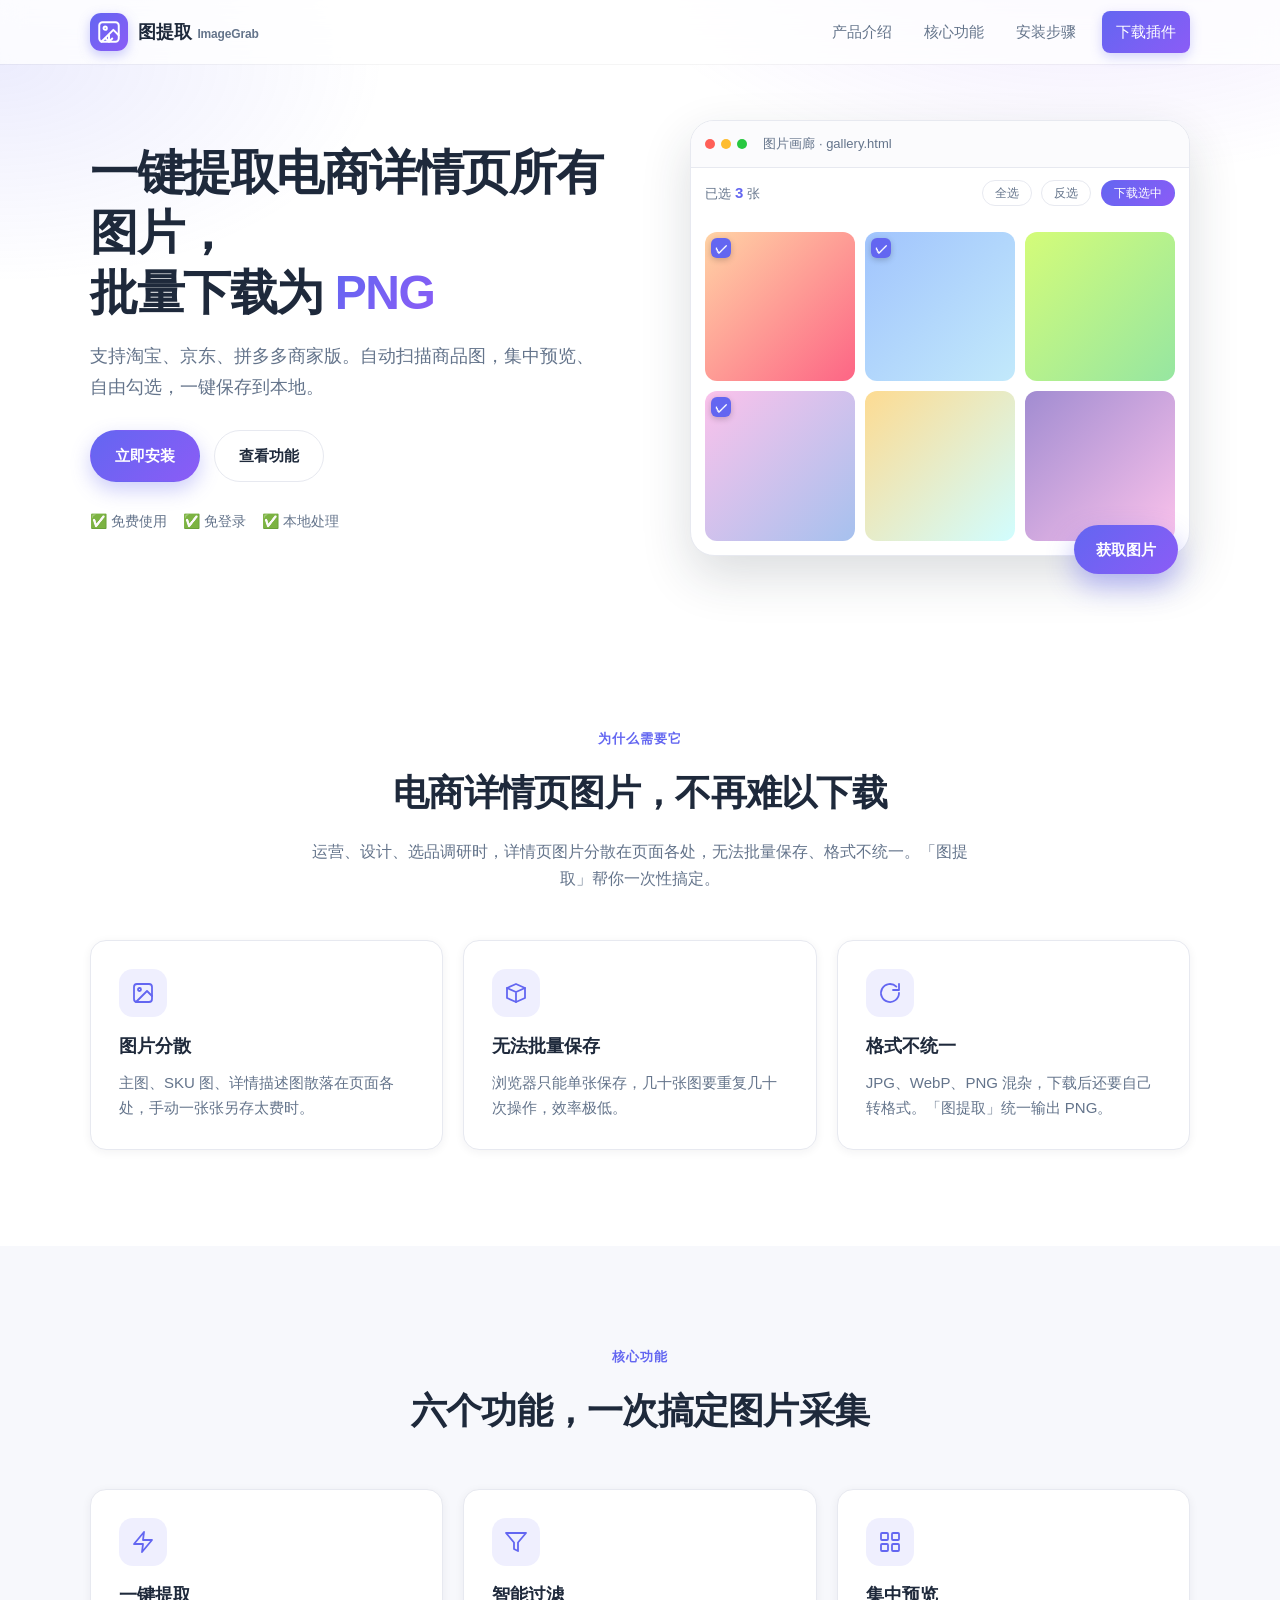
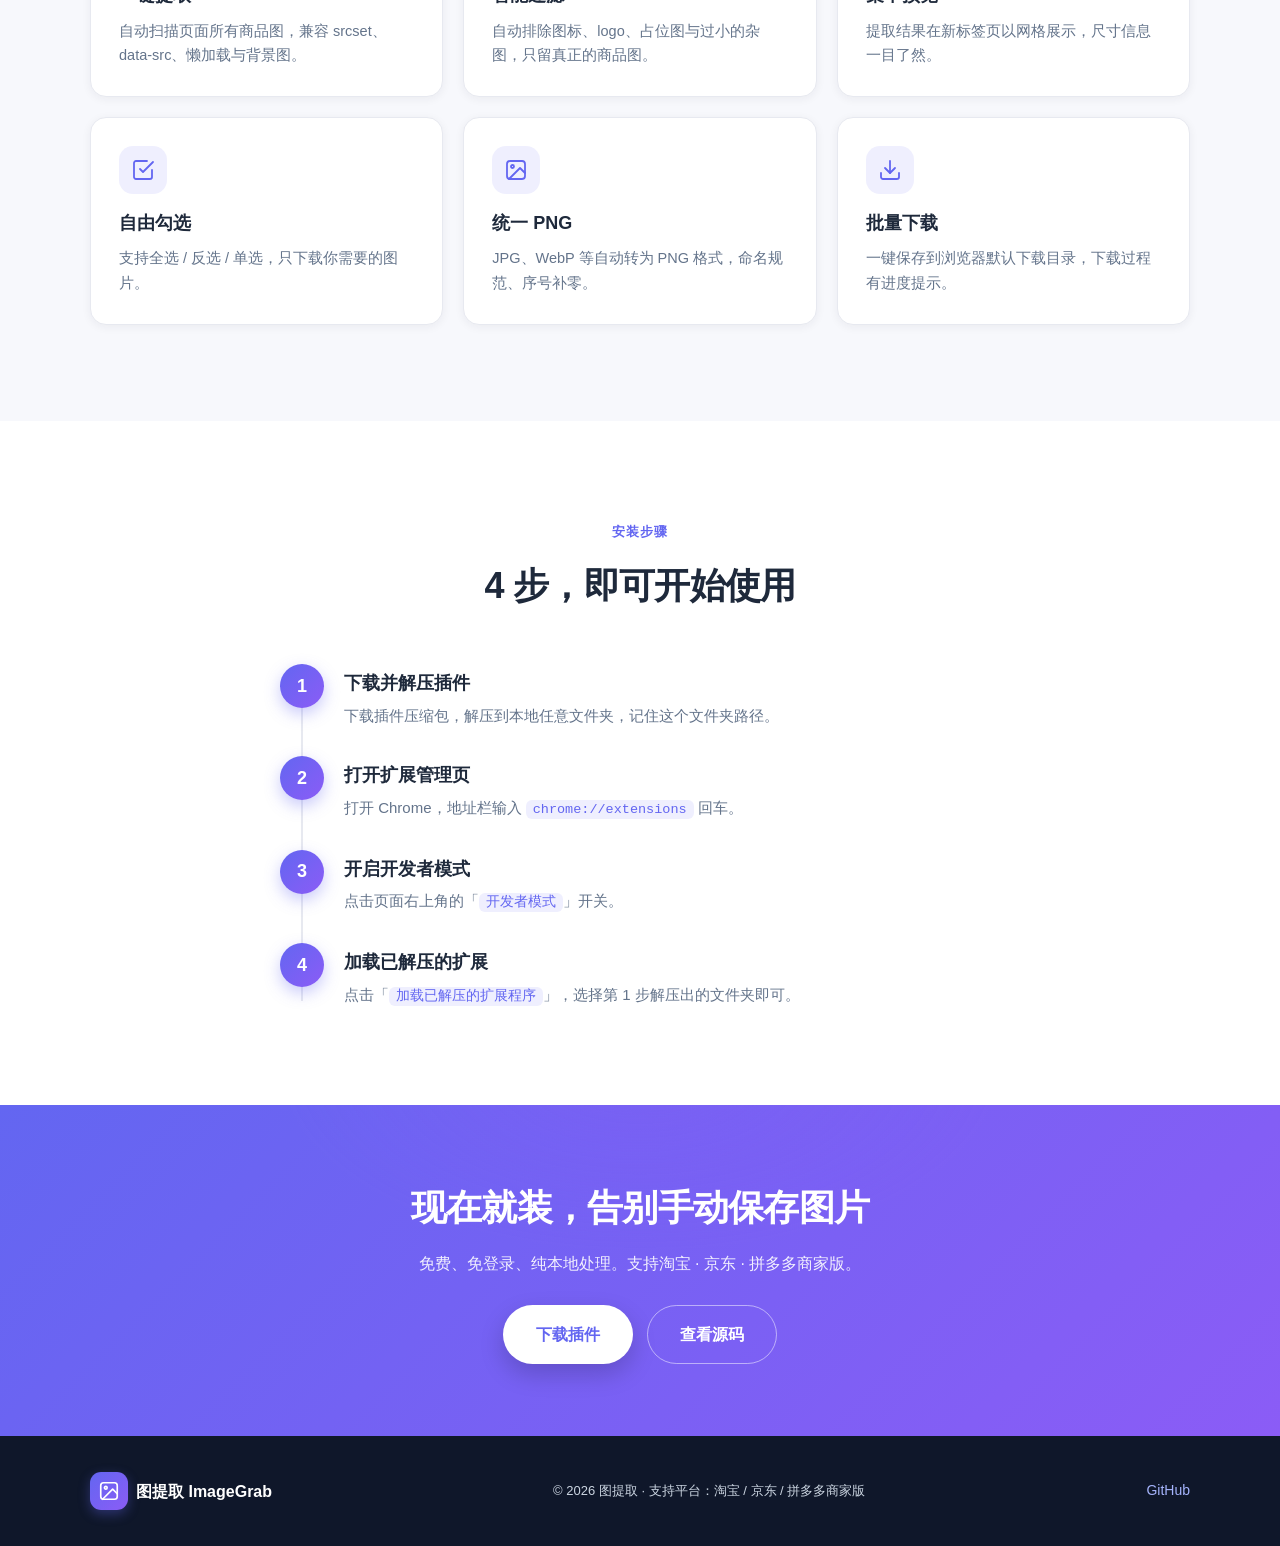
<file: docs/index.html>
<!DOCTYPE html>
<html lang="zh-CN">
<head>
  <meta charset="UTF-8">
  <meta name="viewport" content="width=device-width, initial-scale=1.0">
  <meta name="description" content="图提取 ImageGrab —— 一键提取淘宝、京东、拼多多商家版详情页所有商品图片，批量下载为 PNG 的 Chrome 浏览器插件。">
  <title>图提取 ImageGrab · 电商图片提取下载插件</title>
  <!-- 提前标记 JS 可用，避免在无 JS 环境下内容被隐藏 -->
  <script>document.documentElement.classList.add('js');</script>
  <link rel="stylesheet" href="css/style.css">
</head>
<body>

  <!-- ===================== 顶部导航栏 ===================== -->
  <header class="navbar" id="navbar">
    <div class="container navbar-inner">
      <!-- Logo -->
      <a href="#top" class="brand" aria-label="图提取 首页">
        <span class="brand-logo" aria-hidden="true">
          <!-- 内联 SVG：图片 + 下载箭头 -->
          <svg viewBox="0 0 24 24" width="26" height="26" fill="none" stroke="currentColor" stroke-width="1.8" stroke-linecap="round" stroke-linejoin="round">
            <rect x="3" y="3" width="18" height="18" rx="3"></rect>
            <circle cx="8.5" cy="8.5" r="1.5"></circle>
            <path d="M21 15l-5-5L5 21"></path>
            <path d="M12 15v6M9 18l3 3 3-3"></path>
          </svg>
        </span>
        <span class="brand-text">图提取<em>ImageGrab</em></span>
      </a>

      <!-- 桌面端锚点导航 -->
      <nav class="nav" id="nav" aria-label="主导航">
        <a href="#intro" class="nav-link">产品介绍</a>
        <a href="#features" class="nav-link">核心功能</a>
        <a href="#install" class="nav-link">安装步骤</a>
        <a href="#download" class="nav-link nav-cta">下载插件</a>
      </nav>

      <!-- 移动端汉堡按钮 -->
      <button class="hamburger" id="hamburger" aria-label="打开菜单" aria-expanded="false" aria-controls="nav">
        <span></span><span></span><span></span>
      </button>
    </div>
  </header>

  <main id="top">

    <!-- ===================== Hero 首屏 ===================== -->
    <section class="hero">
      <div class="container hero-inner">
        <div class="hero-text reveal">
          <h1>一键提取电商详情页所有图片，<br>批量下载为 <span class="grad">PNG</span></h1>
          <p class="hero-sub">支持淘宝、京东、拼多多商家版。自动扫描商品图，集中预览、自由勾选，一键保存到本地。</p>
          <div class="hero-actions">
            <a href="#install" class="btn btn-primary">立即安装</a>
            <a href="#features" class="btn btn-ghost">查看功能</a>
          </div>
          <ul class="hero-meta">
            <li>✅ 免费使用</li>
            <li>✅ 免登录</li>
            <li>✅ 本地处理</li>
          </ul>
        </div>

        <!-- 插件界面示意图（纯 CSS / SVG 模拟） -->
        <div class="hero-visual reveal" aria-hidden="true">
          <div class="mockup">
            <div class="mockup-titlebar">
              <span class="dot dot-r"></span>
              <span class="dot dot-y"></span>
              <span class="dot dot-g"></span>
              <span class="mockup-title">图片画廊 · gallery.html</span>
            </div>
            <div class="mockup-toolbar">
              <span class="mockup-count">已选 <b>3</b> 张</span>
              <span class="mockup-btns">
                <span class="chips">全选</span>
                <span class="chips">反选</span>
                <span class="chips chips-primary">下载选中</span>
              </span>
            </div>
            <div class="mockup-grid">
              <div class="thumb thumb-a"><span class="tick">✓</span></div>
              <div class="thumb thumb-b"><span class="tick">✓</span></div>
              <div class="thumb thumb-c"></div>
              <div class="thumb thumb-d"><span class="tick">✓</span></div>
              <div class="thumb thumb-e"></div>
              <div class="thumb thumb-f"></div>
            </div>
          </div>
          <div class="mockup-fab">获取图片</div>
        </div>
      </div>
    </section>

    <!-- ===================== 产品介绍 ===================== -->
    <section class="section" id="intro">
      <div class="container">
        <div class="section-head reveal">
          <span class="eyebrow">为什么需要它</span>
          <h2>电商详情页图片，不再难以下载</h2>
          <p class="section-lead">运营、设计、选品调研时，详情页图片分散在页面各处，无法批量保存、格式不统一。「图提取」帮你一次性搞定。</p>
        </div>

        <div class="intro-grid">
          <!-- 痛点 1 -->
          <article class="intro-card reveal">
            <span class="icon" aria-hidden="true">
              <svg viewBox="0 0 24 24" fill="none" stroke="currentColor" stroke-width="1.8" stroke-linecap="round" stroke-linejoin="round">
                <rect x="3" y="3" width="18" height="18" rx="3"></rect>
                <circle cx="8.5" cy="8.5" r="1.5"></circle>
                <path d="M21 15l-5-5L5 21"></path>
              </svg>
            </span>
            <h3>图片分散</h3>
            <p>主图、SKU 图、详情描述图散落在页面各处，手动一张张另存太费时。</p>
          </article>
          <!-- 痛点 2 -->
          <article class="intro-card reveal">
            <span class="icon" aria-hidden="true">
              <svg viewBox="0 0 24 24" fill="none" stroke="currentColor" stroke-width="1.8" stroke-linecap="round" stroke-linejoin="round">
                <path d="M3 7l9-4 9 4v10l-9 4-9-4z"></path>
                <path d="M3 7l9 4 9-4M12 11v10"></path>
              </svg>
            </span>
            <h3>无法批量保存</h3>
            <p>浏览器只能单张保存，几十张图要重复几十次操作，效率极低。</p>
          </article>
          <!-- 痛点 3 -->
          <article class="intro-card reveal">
            <span class="icon" aria-hidden="true">
              <svg viewBox="0 0 24 24" fill="none" stroke="currentColor" stroke-width="1.8" stroke-linecap="round" stroke-linejoin="round">
                <path d="M21 12a9 9 0 1 1-2.64-6.36"></path>
                <path d="M21 3v6h-6"></path>
              </svg>
            </span>
            <h3>格式不统一</h3>
            <p>JPG、WebP、PNG 混杂，下载后还要自己转格式。「图提取」统一输出 PNG。</p>
          </article>
        </div>
      </div>
    </section>

    <!-- ===================== 核心功能 ===================== -->
    <section class="section section-alt" id="features">
      <div class="container">
        <div class="section-head reveal">
          <span class="eyebrow">核心功能</span>
          <h2>六个功能，一次搞定图片采集</h2>
        </div>

        <div class="feature-grid">
          <!-- 功能 1 -->
          <article class="feature-card reveal">
            <span class="icon" aria-hidden="true">
              <svg viewBox="0 0 24 24" fill="none" stroke="currentColor" stroke-width="1.8" stroke-linecap="round" stroke-linejoin="round"><polygon points="13 2 3 14 12 14 11 22 21 10 12 10 13 2"></polygon></svg>
            </span>
            <h3>一键提取</h3>
            <p>自动扫描页面所有商品图，兼容 srcset、data-src、懒加载与背景图。</p>
          </article>
          <!-- 功能 2 -->
          <article class="feature-card reveal">
            <span class="icon" aria-hidden="true">
              <svg viewBox="0 0 24 24" fill="none" stroke="currentColor" stroke-width="1.8" stroke-linecap="round" stroke-linejoin="round"><polygon points="22 3 2 3 10 12.46 10 19 14 21 14 12.46 22 3"></polygon></svg>
            </span>
            <h3>智能过滤</h3>
            <p>自动排除图标、logo、占位图与过小的杂图，只留真正的商品图。</p>
          </article>
          <!-- 功能 3 -->
          <article class="feature-card reveal">
            <span class="icon" aria-hidden="true">
              <svg viewBox="0 0 24 24" fill="none" stroke="currentColor" stroke-width="1.8" stroke-linecap="round" stroke-linejoin="round"><rect x="3" y="3" width="7" height="7" rx="1"></rect><rect x="14" y="3" width="7" height="7" rx="1"></rect><rect x="3" y="14" width="7" height="7" rx="1"></rect><rect x="14" y="14" width="7" height="7" rx="1"></rect></svg>
            </span>
            <h3>集中预览</h3>
            <p>提取结果在新标签页以网格展示，尺寸信息一目了然。</p>
          </article>
          <!-- 功能 4 -->
          <article class="feature-card reveal">
            <span class="icon" aria-hidden="true">
              <svg viewBox="0 0 24 24" fill="none" stroke="currentColor" stroke-width="1.8" stroke-linecap="round" stroke-linejoin="round"><polyline points="9 11 12 14 22 4"></polyline><path d="M21 12v7a2 2 0 0 1-2 2H5a2 2 0 0 1-2-2V5a2 2 0 0 1 2-2h11"></path></svg>
            </span>
            <h3>自由勾选</h3>
            <p>支持全选 / 反选 / 单选，只下载你需要的图片。</p>
          </article>
          <!-- 功能 5 -->
          <article class="feature-card reveal">
            <span class="icon" aria-hidden="true">
              <svg viewBox="0 0 24 24" fill="none" stroke="currentColor" stroke-width="1.8" stroke-linecap="round" stroke-linejoin="round"><rect x="3" y="3" width="18" height="18" rx="3"></rect><circle cx="8.5" cy="8.5" r="1.5"></circle><path d="M21 15l-5-5L5 21"></path></svg>
            </span>
            <h3>统一 PNG</h3>
            <p>JPG、WebP 等自动转为 PNG 格式，命名规范、序号补零。</p>
          </article>
          <!-- 功能 6 -->
          <article class="feature-card reveal">
            <span class="icon" aria-hidden="true">
              <svg viewBox="0 0 24 24" fill="none" stroke="currentColor" stroke-width="1.8" stroke-linecap="round" stroke-linejoin="round"><path d="M21 15v4a2 2 0 0 1-2 2H5a2 2 0 0 1-2-2v-4"></path><polyline points="7 10 12 15 17 10"></polyline><line x1="12" y1="15" x2="12" y2="3"></line></svg>
            </span>
            <h3>批量下载</h3>
            <p>一键保存到浏览器默认下载目录，下载过程有进度提示。</p>
          </article>
        </div>
      </div>
    </section>

    <!-- ===================== 安装步骤 ===================== -->
    <section class="section" id="install">
      <div class="container">
        <div class="section-head reveal">
          <span class="eyebrow">安装步骤</span>
          <h2>4 步，即可开始使用</h2>
        </div>

        <ol class="steps reveal">
          <li class="step">
            <span class="step-num">1</span>
            <div class="step-body">
              <h3>下载并解压插件</h3>
              <p>下载插件压缩包，解压到本地任意文件夹，记住这个文件夹路径。</p>
            </div>
          </li>
          <li class="step">
            <span class="step-num">2</span>
            <div class="step-body">
              <h3>打开扩展管理页</h3>
              <p>打开 Chrome，地址栏输入 <code>chrome://extensions</code> 回车。</p>
            </div>
          </li>
          <li class="step">
            <span class="step-num">3</span>
            <div class="step-body">
              <h3>开启开发者模式</h3>
              <p>点击页面右上角的「<code>开发者模式</code>」开关。</p>
            </div>
          </li>
          <li class="step">
            <span class="step-num">4</span>
            <div class="step-body">
              <h3>加载已解压的扩展</h3>
              <p>点击「<code>加载已解压的扩展程序</code>」，选择第 1 步解压出的文件夹即可。</p>
            </div>
          </li>
        </ol>
      </div>
    </section>

    <!-- ===================== 底部 CTA ===================== -->
    <section class="cta" id="download">
      <div class="container cta-inner reveal">
        <h2>现在就装，告别手动保存图片</h2>
        <p>免费、免登录、纯本地处理。支持淘宝 · 京东 · 拼多多商家版。</p>
        <div class="cta-actions">
          <a class="btn btn-primary btn-lg" href="https://github.com/alalalaq-q/storeplugin/archive/refs/heads/main.zip">下载插件</a>
          <a class="btn btn-ghost btn-lg" href="https://github.com/alalalaq-q/storeplugin" target="_blank" rel="noopener">查看源码</a>
        </div>
      </div>
    </section>

  </main>

  <!-- ===================== Footer ===================== -->
  <footer class="footer">
    <div class="container footer-inner">
      <div class="footer-brand">
        <span class="brand-logo" aria-hidden="true">
          <svg viewBox="0 0 24 24" width="22" height="22" fill="none" stroke="currentColor" stroke-width="1.8" stroke-linecap="round" stroke-linejoin="round"><rect x="3" y="3" width="18" height="18" rx="3"></rect><circle cx="8.5" cy="8.5" r="1.5"></circle><path d="M21 15l-5-5L5 21"></path></svg>
        </span>
        <span>图提取 ImageGrab</span>
      </div>
      <p class="footer-note">© 2026 图提取 · 支持平台：淘宝 / 京东 / 拼多多商家版</p>
      <a class="footer-link" href="https://github.com/alalalaq-q/storeplugin" target="_blank" rel="noopener">GitHub</a>
    </div>
  </footer>

  <script src="js/main.js"></script>
</body>
</html>
</file>
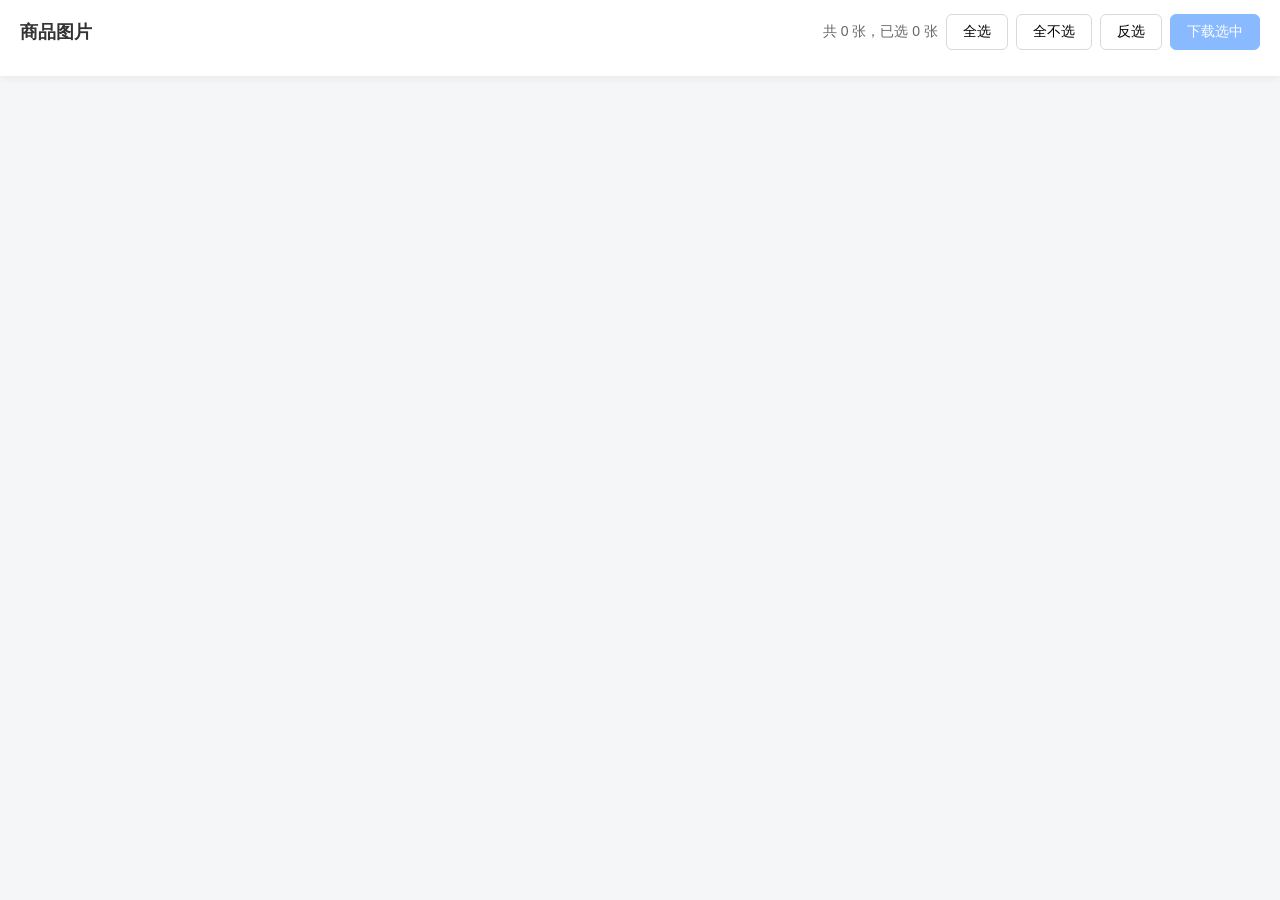
<file: gallery.html>
<!DOCTYPE html>
<html lang="zh-CN">
<head>
  <meta charset="UTF-8">
  <meta name="viewport" content="width=device-width, initial-scale=1.0">
  <title>图片提取结果</title>
  <link rel="stylesheet" href="gallery.css">
</head>
<body>
  <header class="toolbar">
    <h1 id="title">商品图片</h1>
    <div class="actions">
      <span id="count">共 0 张，已选 0 张</span>
      <button id="select-all" class="btn">全选</button>
      <button id="select-none" class="btn">全不选</button>
      <button id="invert" class="btn">反选</button>
      <button id="download" class="btn primary" disabled>下载选中</button>
    </div>
    <div id="progress" class="progress"></div>
  </header>

  <main id="grid" class="grid"></main>
  <div id="empty" class="empty" hidden>未提取到图片，请返回商品详情页重试。</div>

  <script src="gallery.js"></script>
</body>
</html>
</file>
<file: docs/css/style.css>
/* ============================================================
   图提取 ImageGrab · 官网全站样式
   移动优先，配合 main.js 实现滚动动画与导航高亮
   ============================================================ */

/* ---------- 设计变量（改这里即可统一调整主题） ---------- */
:root {
  --primary: #6366f1;              /* 主色（蓝紫） */
  --primary-2: #8b5cf6;            /* 渐变次色 */
  --gradient: linear-gradient(135deg, #6366f1, #8b5cf6);
  --text: #1e293b;                 /* 主文字 */
  --text-muted: #64748b;           /* 次要文字 */
  --bg: #ffffff;
  --bg-soft: #f7f8fc;              /* 浅色区块背景 */
  --border: #e7e9f0;
  --radius: 16px;
  --radius-lg: 24px;
  --shadow-sm: 0 2px 10px rgba(30, 41, 59, 0.06);
  --shadow-md: 0 10px 30px rgba(30, 41, 59, 0.10);
  --shadow-lg: 0 20px 50px rgba(30, 41, 59, 0.16);
  --nav-h: 64px;
  --container: 1140px;
  --font: -apple-system, BlinkMacSystemFont, "Segoe UI", "PingFang SC",
          "Hiragino Sans GB", "Microsoft YaHei", "Helvetica Neue", Arial, sans-serif;
  --mono: "SF Mono", "JetBrains Mono", Consolas, "Courier New", monospace;
}

/* ---------- 基础重置 ---------- */
* { margin: 0; padding: 0; box-sizing: border-box; }

html {
  scroll-behavior: smooth;
  /* 让锚点跳转时预留吸顶导航的高度 */
  scroll-padding-top: calc(var(--nav-h) + 16px);
  -webkit-text-size-adjust: 100%;
}

body {
  font-family: var(--font);
  color: var(--text);
  background: var(--bg);
  line-height: 1.7;
  font-size: 16px;
  -webkit-font-smoothing: antialiased;
}

img, svg { display: block; max-width: 100%; }
a { color: inherit; text-decoration: none; }
ul, ol { list-style: none; }
button { font-family: inherit; cursor: pointer; }

.container {
  width: 100%;
  max-width: var(--container);
  margin: 0 auto;
  padding: 0 20px;
}

/* ---------- 通用工具 ---------- */
.section { padding: 72px 0; }
.section-alt { background: var(--bg-soft); }

.eyebrow {
  display: inline-block;
  font-size: 13px;
  font-weight: 600;
  letter-spacing: 0.08em;
  color: var(--primary);
  text-transform: uppercase;
  margin-bottom: 12px;
}

.section-head {
  text-align: center;
  max-width: 680px;
  margin: 0 auto 48px;
}
.section-head h2 { font-size: clamp(24px, 4vw, 36px); font-weight: 800; letter-spacing: -0.02em; }
.section-lead { color: var(--text-muted); margin-top: 14px; font-size: 16px; }

.grad {
  background: var(--gradient);
  -webkit-background-clip: text;
  background-clip: text;
  color: transparent;
}

/* ---------- 按钮 ---------- */
.btn {
  display: inline-flex;
  align-items: center;
  justify-content: center;
  gap: 8px;
  padding: 12px 24px;
  border-radius: 999px;
  font-size: 15px;
  font-weight: 600;
  border: 1px solid transparent;
  transition: transform 0.2s ease, box-shadow 0.2s ease, background 0.2s ease, color 0.2s ease;
}
.btn-primary {
  background: var(--gradient);
  color: #fff;
  box-shadow: 0 8px 20px rgba(99, 102, 241, 0.32);
}
.btn-primary:hover { transform: translateY(-2px); box-shadow: 0 12px 28px rgba(99, 102, 241, 0.42); }
.btn-ghost {
  background: #fff;
  color: var(--text);
  border-color: var(--border);
}
.btn-ghost:hover { border-color: var(--primary); color: var(--primary); transform: translateY(-2px); }
.btn-lg { padding: 15px 32px; font-size: 16px; }

/* ---------- 导航栏 ---------- */
.navbar {
  position: fixed;
  top: 0; left: 0; right: 0;
  height: var(--nav-h);
  z-index: 100;
  background: rgba(255, 255, 255, 0.75);
  backdrop-filter: blur(12px);
  -webkit-backdrop-filter: blur(12px);
  box-shadow: 0 1px 0 rgba(0, 0, 0, 0.04);
  transition: box-shadow 0.25s ease, background 0.25s ease;
}
.navbar.scrolled { box-shadow: var(--shadow-sm); background: rgba(255, 255, 255, 0.88); }

.navbar-inner {
  height: var(--nav-h);
  display: flex;
  align-items: center;
  justify-content: space-between;
  gap: 16px;
}

.brand { display: flex; align-items: center; gap: 10px; }
.brand-logo {
  display: grid;
  place-items: center;
  width: 38px; height: 38px;
  border-radius: 11px;
  background: var(--gradient);
  color: #fff;
  box-shadow: 0 4px 12px rgba(99, 102, 241, 0.35);
}
.brand-text { font-size: 18px; font-weight: 800; letter-spacing: -0.01em; display: flex; align-items: baseline; gap: 6px; }
.brand-text em { font-style: normal; font-weight: 600; font-size: 12px; color: var(--text-muted); }

.nav { display: flex; align-items: center; gap: 4px; }
.nav-link {
  padding: 8px 14px;
  border-radius: 8px;
  font-size: 15px;
  color: var(--text-muted);
  transition: color 0.2s ease, background 0.2s ease;
}
.nav-link:hover { color: var(--text); }
.nav-link.active { color: var(--primary); background: rgba(99, 102, 241, 0.10); font-weight: 600; }
.nav-cta {
  color: #fff;
  background: var(--gradient);
  margin-left: 8px;
  box-shadow: 0 4px 12px rgba(99, 102, 241, 0.28);
}
.nav-cta:hover { color: #fff; filter: brightness(1.05); }

/* 汉堡按钮（移动端显示） */
.hamburger {
  display: none;
  flex-direction: column;
  justify-content: center;
  gap: 5px;
  width: 42px; height: 42px;
  padding: 10px;
  background: none;
  border: none;
  border-radius: 10px;
}
.hamburger span {
  display: block;
  width: 100%;
  height: 2px;
  background: var(--text);
  border-radius: 2px;
  transition: transform 0.25s ease, opacity 0.25s ease;
}
.hamburger.open span:nth-child(1) { transform: translateY(7px) rotate(45deg); }
.hamburger.open span:nth-child(2) { opacity: 0; }
.hamburger.open span:nth-child(3) { transform: translateY(-7px) rotate(-45deg); }

/* ---------- Hero 首屏 ---------- */
.hero {
  padding: calc(var(--nav-h) + 56px) 0 72px;
  background:
    radial-gradient(800px 400px at 85% -10%, rgba(139, 92, 246, 0.14), transparent 60%),
    radial-gradient(700px 400px at 0% 10%, rgba(99, 102, 241, 0.12), transparent 55%),
    #fff;
  overflow: hidden;
}
.hero-inner {
  display: grid;
  grid-template-columns: 1fr;
  gap: 48px;
  align-items: center;
}
.hero-text h1 {
  font-size: clamp(28px, 6vw, 48px);
  line-height: 1.25;
  font-weight: 800;
  letter-spacing: -0.03em;
}
.hero-sub {
  margin-top: 18px;
  font-size: clamp(15px, 2.5vw, 18px);
  color: var(--text-muted);
  max-width: 520px;
}
.hero-actions { margin-top: 28px; display: flex; flex-wrap: wrap; gap: 14px; }
.hero-meta {
  margin-top: 28px;
  display: flex;
  flex-wrap: wrap;
  gap: 16px;
  font-size: 14px;
  color: var(--text-muted);
}

/* 插件界面示意图 */
.hero-visual { position: relative; }
.mockup {
  background: #fff;
  border: 1px solid var(--border);
  border-radius: var(--radius-lg);
  box-shadow: var(--shadow-lg);
  overflow: hidden;
}
.mockup-titlebar {
  display: flex;
  align-items: center;
  gap: 6px;
  padding: 12px 14px;
  background: #fbfbfd;
  border-bottom: 1px solid var(--border);
}
.dot { width: 10px; height: 10px; border-radius: 50%; }
.dot-r { background: #ff5f57; }
.dot-y { background: #febc2e; }
.dot-g { background: #28c840; }
.mockup-title { margin-left: 10px; font-size: 13px; color: var(--text-muted); }

.mockup-toolbar {
  display: flex;
  align-items: center;
  justify-content: space-between;
  padding: 12px 14px;
  font-size: 13px;
  color: var(--text-muted);
}
.mockup-count b { color: var(--primary); font-size: 15px; }
.chips {
  padding: 5px 12px;
  border-radius: 999px;
  border: 1px solid var(--border);
  background: #fff;
  font-size: 12px;
  margin-left: 6px;
}
.chips-primary { background: var(--gradient); color: #fff; border-color: transparent; }

.mockup-grid {
  display: grid;
  grid-template-columns: repeat(3, 1fr);
  gap: 10px;
  padding: 14px;
}
.thumb {
  position: relative;
  aspect-ratio: 1 / 1;
  border-radius: 12px;
  background: #eee;
}
.thumb-a { background: linear-gradient(135deg, #ffd3a5, #fd6585); }
.thumb-b { background: linear-gradient(135deg, #a1c4fd, #c2e9fb); }
.thumb-c { background: linear-gradient(135deg, #d4fc79, #96e6a1); }
.thumb-d { background: linear-gradient(135deg, #fbc2eb, #a6c1ee); }
.thumb-e { background: linear-gradient(135deg, #fddb92, #d1fdff); }
.thumb-f { background: linear-gradient(135deg, #a18cd1, #fbc2eb); }
.tick {
  position: absolute;
  top: 6px; left: 6px;
  width: 20px; height: 20px;
  display: grid; place-items: center;
  border-radius: 6px;
  background: var(--primary);
  color: #fff;
  font-size: 13px;
  font-weight: 700;
  box-shadow: 0 2px 6px rgba(0, 0, 0, 0.2);
}

.mockup-fab {
  position: absolute;
  right: 12px; bottom: -18px;
  padding: 12px 22px;
  border-radius: 999px;
  background: var(--gradient);
  color: #fff;
  font-weight: 700;
  font-size: 15px;
  box-shadow: 0 12px 28px rgba(99, 102, 241, 0.45);
  animation: float 3s ease-in-out infinite;
}
@keyframes float {
  0%, 100% { transform: translateY(0); }
  50% { transform: translateY(-8px); }
}

/* ---------- 产品介绍 ---------- */
.intro-grid {
  display: grid;
  grid-template-columns: 1fr;
  gap: 20px;
}
.intro-card {
  background: #fff;
  border: 1px solid var(--border);
  border-radius: var(--radius);
  padding: 28px;
  box-shadow: var(--shadow-sm);
  transition: transform 0.25s ease, box-shadow 0.25s ease;
}
.intro-card:hover { transform: translateY(-4px); box-shadow: var(--shadow-md); }
.intro-card h3 { font-size: 18px; font-weight: 700; margin: 14px 0 8px; }
.intro-card p { color: var(--text-muted); font-size: 15px; }

.icon {
  display: inline-grid;
  place-items: center;
  width: 48px; height: 48px;
  border-radius: 14px;
  color: var(--primary);
  background: rgba(99, 102, 241, 0.10);
}
.icon svg { width: 24px; height: 24px; }

/* ---------- 核心功能 ---------- */
.feature-grid {
  display: grid;
  grid-template-columns: 1fr;
  gap: 20px;
}
.feature-card {
  background: #fff;
  border: 1px solid var(--border);
  border-radius: var(--radius);
  padding: 28px;
  box-shadow: var(--shadow-sm);
  transition: transform 0.25s ease, box-shadow 0.25s ease;
}
.feature-card:hover { transform: translateY(-5px); box-shadow: var(--shadow-md); }
.feature-card h3 { font-size: 18px; font-weight: 700; margin: 14px 0 8px; }
.feature-card p { color: var(--text-muted); font-size: 14.5px; }

/* ---------- 安装步骤 ---------- */
.steps {
  max-width: 720px;
  margin: 0 auto;
  position: relative;
}
.steps::before {
  content: "";
  position: absolute;
  left: 21px;
  top: 8px; bottom: 8px;
  width: 2px;
  background: var(--border);
}
.step {
  position: relative;
  display: flex;
  gap: 20px;
  padding: 0 0 28px;
}
.step:last-child { padding-bottom: 0; }
.step-num {
  flex: none;
  width: 44px; height: 44px;
  display: grid; place-items: center;
  border-radius: 50%;
  background: var(--gradient);
  color: #fff;
  font-weight: 800;
  font-size: 18px;
  box-shadow: 0 6px 16px rgba(99, 102, 241, 0.35);
  z-index: 1;
}
.step-body { padding-top: 4px; }
.step-body h3 { font-size: 18px; font-weight: 700; }
.step-body p { color: var(--text-muted); font-size: 15px; margin-top: 4px; }
code {
  font-family: var(--mono);
  font-size: 0.9em;
  background: rgba(99, 102, 241, 0.10);
  color: var(--primary);
  padding: 2px 7px;
  border-radius: 6px;
}

/* ---------- CTA ---------- */
.cta {
  padding: 72px 0;
  background:
    radial-gradient(600px 300px at 50% -10%, rgba(139, 92, 246, 0.25), transparent 60%),
    var(--gradient);
  color: #fff;
}
.cta-inner { text-align: center; }
.cta-inner h2 { font-size: clamp(24px, 4.5vw, 36px); font-weight: 800; letter-spacing: -0.02em; }
.cta-inner p { margin-top: 12px; color: rgba(255, 255, 255, 0.9); font-size: 16px; }
.cta-actions { margin-top: 28px; display: flex; flex-wrap: wrap; gap: 14px; justify-content: center; }
.cta .btn-primary { background: #fff; color: var(--primary); box-shadow: 0 10px 24px rgba(0, 0, 0, 0.18); }
.cta .btn-ghost { background: transparent; color: #fff; border-color: rgba(255, 255, 255, 0.5); }
.cta .btn-ghost:hover { border-color: #fff; color: #fff; }

/* ---------- Footer ---------- */
.footer { background: #0f172a; color: #cbd5e1; padding: 36px 0; }
.footer-inner {
  display: flex;
  flex-direction: column;
  gap: 14px;
  align-items: center;
  text-align: center;
}
.footer-brand { display: flex; align-items: center; gap: 8px; color: #fff; font-weight: 700; }
.footer-note { font-size: 13px; }
.footer-link { font-size: 14px; color: #a5b4fc; }
.footer-link:hover { color: #fff; }

/* ---------- 滚动进入动画 ---------- */
/* 仅当 JS 可用时才隐藏，避免无 JS 时内容不可见 */
.js .reveal {
  opacity: 0;
  transform: translateY(26px);
  transition: opacity 0.6s ease, transform 0.6s ease;
}
.js .reveal.in-view { opacity: 1; transform: none; }

/* 尊重系统“减少动态效果”偏好 */
@media (prefers-reduced-motion: reduce) {
  html { scroll-behavior: auto; }
  .js .reveal { opacity: 1; transform: none; transition: none; }
  .mockup-fab { animation: none; }
  * { transition-duration: 0.01ms !important; animation-duration: 0.01ms !important; }
}

/* ---------- 响应式断点 ---------- */
/* 平板：≥768px */
@media (min-width: 768px) {
  .hero-inner { grid-template-columns: 1.05fr 0.95fr; }
  .intro-grid { grid-template-columns: repeat(3, 1fr); }
  .feature-grid { grid-template-columns: repeat(2, 1fr); }
  .footer-inner { flex-direction: row; justify-content: space-between; text-align: left; }
}

/* 桌面：≥1024px */
@media (min-width: 1024px) {
  .feature-grid { grid-template-columns: repeat(3, 1fr); }
  .section { padding: 96px 0; }
}

/* 手机：<768px（导航折叠） */
@media (max-width: 767px) {
  .hamburger { display: flex; }
  .nav {
    position: fixed;
    top: var(--nav-h);
    left: 0; right: 0;
    flex-direction: column;
    align-items: stretch;
    gap: 4px;
    padding: 12px 16px 20px;
    background: rgba(255, 255, 255, 0.97);
    backdrop-filter: blur(12px);
    box-shadow: var(--shadow-md);
    transform: translateY(-8px);
    opacity: 0;
    visibility: hidden;
    transition: transform 0.25s ease, opacity 0.25s ease, visibility 0.25s;
  }
  .nav.open { transform: translateY(0); opacity: 1; visibility: visible; }
  .nav-link { padding: 12px 14px; font-size: 16px; }
  .nav-cta { margin-left: 0; text-align: center; }
}
</file>
<file: gallery.css>
/* 电商图片提取下载插件 - 结果展示页样式 */
* { box-sizing: border-box; margin: 0; padding: 0; }

body {
  font-family: -apple-system, BlinkMacSystemFont, "Segoe UI", "Microsoft YaHei", sans-serif;
  background: #f5f6f8;
  color: #333;
}

.toolbar {
  position: sticky;
  top: 0;
  z-index: 10;
  display: flex;
  align-items: center;
  gap: 12px;
  flex-wrap: wrap;
  padding: 14px 20px;
  background: #fff;
  box-shadow: 0 2px 8px rgba(0, 0, 0, 0.06);
}

.toolbar h1 {
  font-size: 18px;
  max-width: 40%;
  overflow: hidden;
  text-overflow: ellipsis;
  white-space: nowrap;
}

.toolbar .actions {
  display: flex;
  align-items: center;
  gap: 8px;
  margin-left: auto;
}

#count { font-size: 14px; color: #666; }

.btn {
  padding: 8px 16px;
  border: 1px solid #d9d9d9;
  border-radius: 6px;
  background: #fff;
  cursor: pointer;
  font-size: 14px;
  transition: all 0.15s;
}

.btn:hover { border-color: #1677ff; color: #1677ff; }
.btn.primary { background: #1677ff; border-color: #1677ff; color: #fff; }
.btn.primary:hover { background: #4096ff; }
.btn:disabled { opacity: 0.5; cursor: not-allowed; }

.progress { width: 100%; font-size: 13px; color: #1677ff; }

.grid {
  display: grid;
  grid-template-columns: repeat(auto-fill, minmax(180px, 1fr));
  gap: 16px;
  padding: 20px;
}

.card {
  position: relative;
  background: #fff;
  border-radius: 8px;
  overflow: hidden;
  box-shadow: 0 2px 8px rgba(0, 0, 0, 0.08);
  cursor: pointer;
  transition: transform 0.15s, box-shadow 0.15s;
}

.card:hover { transform: translateY(-3px); box-shadow: 0 6px 16px rgba(0, 0, 0, 0.12); }

.card img {
  width: 100%;
  height: 180px;
  object-fit: contain;
  background: #fafafa;
  display: block;
}

.card .check {
  position: absolute;
  top: 8px;
  left: 8px;
  width: 20px;
  height: 20px;
  cursor: pointer;
  z-index: 2;
}

.card .meta {
  padding: 8px 12px;
  font-size: 12px;
  color: #888;
  text-align: center;
}

.card .placeholder {
  height: 180px;
  display: flex;
  align-items: center;
  justify-content: center;
  color: #bbb;
  background: #fafafa;
}

.card.broken { opacity: 0.6; }

.empty {
  padding: 80px 20px;
  text-align: center;
  color: #999;
  font-size: 15px;
}
</file>
